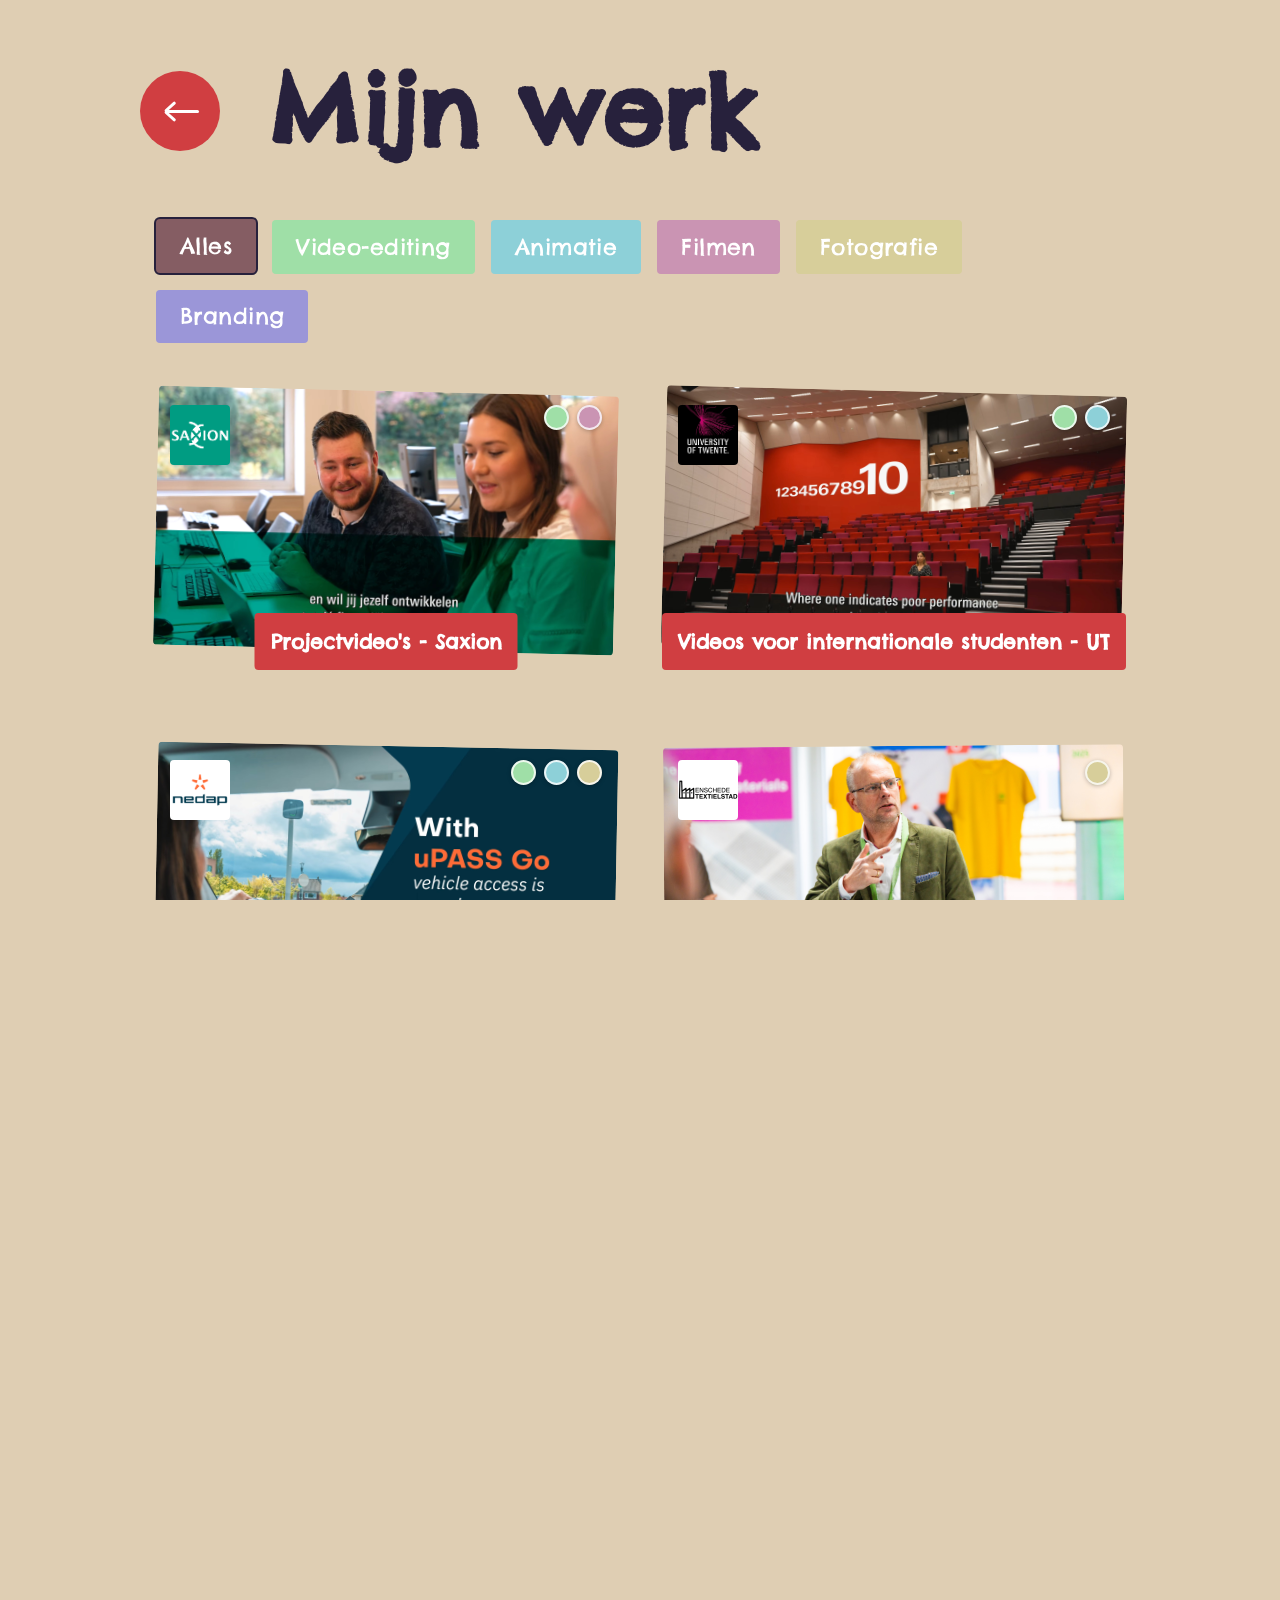
<file: werk.html>
<!DOCTYPE html>
<html lang="nl">
<head>
  <meta charset="UTF-8" />
  <meta name="viewport" content="width=device-width, initial-scale=1.0" />
  <title>Mijn werk | Siebe Aalvink</title>
  <link rel="preconnect" href="https://fonts.googleapis.com">
  <link rel="preconnect" href="https://fonts.gstatic.com" crossorigin>
  <link href="https://fonts.googleapis.com/css2?family=Chelsea+Market&display=swap" rel="stylesheet">
  <link rel="stylesheet" href="styles/styles.css" />
  <link rel="stylesheet" href="styles/werk.css" />
</head>
<body>
  <main class="page werk-page">
    <div class="werk-header">
      <a href="/" class="back-button">
        <div class="back-button-circle" aria-hidden="true">
          <span class="back-arrow-icon"></span>
        </div>
      </a>
      <div class="werk-header-content">
        <h1>Mijn werk</h1>
      </div>
    </div>

    <div class="filter-container">
      <button class="filter-btn active" data-filter="alles">Alles</button>
      <button class="filter-btn" data-filter="video-editing">Video-editing</button>
      <button class="filter-btn" data-filter="animatie">Animatie</button>
      <button class="filter-btn" data-filter="filmen">Filmen</button>
      <button class="filter-btn" data-filter="fotografie">Fotografie</button>
      <button class="filter-btn" data-filter="branding">Branding</button>
    </div>

    <div class="projects-container">
      <div class="projects-grid">
        <!-- Project 1 -->
        <div class="project-card" data-category="video-editing filmen" data-hover-src="content/flits/flitsproject.gif" data-logo-src="content/logos/saxion.png" data-url="projecten/projectvideos-saxion.html">
          <img src="content/thumbs/thumb-saxion.jpeg" alt="Projectvideo voor Saxion" class="project-image" />
          <div class="project-info">
            <h3 class="project-title">Projectvideo's - Saxion</h3>
          </div>
        </div>

        <!-- Project 2 -->
        <div class="project-card" data-category="video-editing animatie" data-hover-src="content/flits/flitssut.gif" data-logo-src="content/logos/UT.jpg" data-url="projecten/videos-internationale-studenten-ut.html">
          <img src="content/thumbs/thumb-ut.jpeg" alt="Animatieproject" class="project-image" />
          <div class="project-info">
            <h3 class="project-title">Videos voor internationale studenten - UT</h3>
          </div>
        </div>

        <!-- Project 3 -->
        <div class="project-card" data-category="video-editing animatie fotografie" data-hover-src="content/flits/flitsnedap.gif" data-logo-src="content/logos/nedap.png" data-url="projecten/promotievideo-fotografie-nedap.html">
          <img src="content/thumbs/thumb-nedap.jpeg" alt="Brandingcampagne" class="project-image" />
          <div class="project-info">
            <h3 class="project-title">Promotievideo/fotografie - Nedap</h3>
          </div>
        </div>

        <!-- Project 4 -->
        <div class="project-card" data-category="fotografie" data-hover-src="content/flits/flitsfoto.gif" data-logo-src="content/logos/textiel.png" data-url="projecten/fotografie-circulair-textiel-twente.html">
          <img src="content/thumbs/thumb-circulair.jpg" alt="Fotoserie" class="project-image" />
          <div class="project-info">
            <h3 class="project-title">Fotografie - Circulair Textiel Twente</h3>
          </div>
        </div>

        <!-- Project 5 -->
        <div class="project-card" data-category="video-editing animatie filmen" data-hover-src="content/flits/flitsdoc.gif" data-logo-src="content/logos/han.jpg" data-url="projecten/mini-documentaire-schoolopdracht.html">
          <img src="content/thumbs/thumb-documentaire.png" alt="Filmproject" class="project-image" />
          <div class="project-info">
            <h3 class="project-title">Mini Documentaire - Schoolopdracht</h3>
          </div>
        </div>

        <!-- Project 6 -->
        <div class="project-card" data-category="animatie" data-hover-src="content/thumbs/thumb-datavis.jpeg" data-logo-src="content/logos/han.jpg" data-url="projecten/datavisualisatie-schoolopdracht.html">
          <img src="content/thumbs/thumb-datavis.jpeg" alt="Video montage" class="project-image" />
          <div class="project-info">
            <h3 class="project-title">Datavisualisatie - Schoolopdracht</h3>
          </div>
        </div>

        <!-- Project 7 -->
        <div class="project-card" data-category="video-editing filmen" data-hover-src="content/flits/flitsgrolsch.gif" data-logo-src="content/logos/grolsch.png" data-url="projecten/werknemers-trainingvideo-grolsch.html">
          <img src="content/thumbs/thumb-grolsch.jpeg" alt="Video montage" class="project-image" />
          <div class="project-info">
            <h3 class="project-title">Werknemers Trainingvideo - Grolsch</h3>
          </div>
        </div>

        <!-- Project 8 -->
        <div class="project-card" data-category="video-editing filmen" data-hover-src="content/flits/flitssaxion.gif" data-logo-src="content/logos/saxion.png" data-url="projecten/promotievideos-saxion.html">
          <img src="content/thumbs/thumb-saxion-promo.jpeg" alt="Video montage" class="project-image" />
          <div class="project-info">
            <h3 class="project-title">Promotievideo's - Saxion</h3>
          </div>
        </div>

        

        <!-- Project 9 -->
        <div class="project-card" data-category="animatie branding" data-hover-src="content/thumbs/thumb-atzorg.png" data-logo-src="content/logos/at.png" data-url="projecten/social-media-website-at-zorg.html">
          <img src="content/thumbs/thumb-atzorg.png" alt="Video montage" class="project-image" />
          <div class="project-info">
            <h3 class="project-title">Social media/website - at.zorg</h3>
          </div>
        </div>

  <!-- Project 9 -->
        <div class="project-card" data-category="video-editing animatie branding" data-hover-src="content/flits/flitsmoekotte.gif" data-logo-src="content/logos/moekotte.webp" data-url="projecten/promotievideos-moekotte-media.html">
          <img src="content/thumbs/thumb-moekotte.jpeg" alt="Video montage" class="project-image" />
          <div class="project-info">
            <h3 class="project-title">Promotievideo's - Moekotte Media</h3>
          </div>
        </div>

          <!-- Project 9 -->
        <div class="project-card" data-category="video-editing animatie branding" data-hover-src="content/flits/flitsmoekotte.gif" data-logo-src="content/logos/opensocial.png" data-url="projecten/talkshow-open-social.html">
          <img src="content/thumbs/thumb-moekotte.jpeg" alt="Video montage" class="project-image" />
          <div class="project-info">
            <h3 class="project-title">Talkshow - Open Social</h3>
          </div>
        </div>

          <!-- Project 9 -->
        <div class="project-card" data-category="video-editing animatie branding" data-hover-src="content/flits/flitsmoekotte.gif" data-logo-src="content/logos/tp.png" data-url="projecten/promotievideo-tpsolar.html">
          <img src="content/thumbs/thumb-moekotte.jpeg" alt="Video montage" class="project-image" />
          <div class="project-info">
            <h3 class="project-title">Promotievideo - TPSolar</h3>
          </div>
        </div>
        

      </div>

      
      
    </div>
  </main>

  <script>
    const filterButtons = document.querySelectorAll('.filter-btn');
    const projectCards = document.querySelectorAll('.project-card');
    const projectImages = document.querySelectorAll('.project-image');
    const defaultHoverImageSrc = 'content/flits/flits.gif';
    const defaultLogoSrc = 'content/thumbs/logo-placeholder.svg';
    const categoryOrder = ['video-editing', 'animatie', 'filmen', 'fotografie', 'branding'];
    const categoryPriority = categoryOrder.reduce((map, category, index) => {
      map[category] = index;
      return map;
    }, {});
    const tagColorMap = {
      animatie: '#8dd0d8',
      'video-editing': '#9fdfa7',
      branding: '#9b96d8',
      fotografie: '#d7ce9a',
      filmen: '#ca94b3'
    };

    function parseCategories(categoryAttr = '') {
      return [...new Set(
        categoryAttr
          .split(/[\s,]+/)
          .map(value => value.trim())
          .filter(Boolean)
      )];
    }

    function sortCategories(categories = []) {
      return [...categories].sort((a, b) => {
        const aPriority = categoryPriority[a] ?? Number.MAX_SAFE_INTEGER;
        const bPriority = categoryPriority[b] ?? Number.MAX_SAFE_INTEGER;

        if (aPriority === bPriority) {
          return a.localeCompare(b);
        }

        return aPriority - bPriority;
      });
    }

    // Apply random rotation to project images only
    function applyRandomRotation() {
      projectImages.forEach(img => {
        const randomRotation = (Math.random() - 0.5) * 4; // Random rotation between -2 and 2 degrees
        img.style.setProperty('--rotation', `${randomRotation}deg`);
      });
    }

    // Apply rotation on page load
    applyRandomRotation();

    // Swap to a hover gif per project card and restore on mouse leave.
    function setupProjectHoverImages() {
      projectCards.forEach(card => {
        const image = card.querySelector('.project-image');
        if (!image) {
          return;
        }

        if (!image.dataset.originalSrc) {
          image.dataset.originalSrc = image.getAttribute('src') || '';
        }

        const hoverSrc = card.getAttribute('data-hover-src') || defaultHoverImageSrc;

        card.addEventListener('mouseenter', () => {
          image.src = hoverSrc;
        });

        card.addEventListener('mouseleave', () => {
          image.src = image.dataset.originalSrc;
        });
      });
    }

    setupProjectHoverImages();

    function setupProjectLogos() {
      projectCards.forEach(card => {
        const existingLogo = card.querySelector('.project-logo');
        if (existingLogo) {
          return;
        }

        const logo = document.createElement('img');
        logo.className = 'project-logo';
        logo.src = card.getAttribute('data-logo-src') || defaultLogoSrc;
        logo.alt = '';
        logo.setAttribute('aria-hidden', 'true');
        card.appendChild(logo);
      });
    }

    setupProjectLogos();

    function setupProjectTagDots() {
      projectCards.forEach(card => {
        const existingDots = card.querySelector('.project-tag-dots');
        if (existingDots) {
          existingDots.remove();
        }

        const categories = parseCategories(card.getAttribute('data-category'));
        const supportedCategories = sortCategories(
          categories.filter(category => tagColorMap[category])
        );

        if (supportedCategories.length === 0) {
          return;
        }

        const dotsContainer = document.createElement('div');
        dotsContainer.className = 'project-tag-dots';
        dotsContainer.setAttribute('aria-hidden', 'true');

        supportedCategories.forEach(category => {
          const dot = document.createElement('span');
          dot.className = 'project-tag-dot';
          dot.style.setProperty('--tag-color', tagColorMap[category]);
          dotsContainer.appendChild(dot);
        });

        card.appendChild(dotsContainer);
      });
    }

    setupProjectTagDots();

    function setupProjectNavigation() {
      projectCards.forEach(card => {
        const targetUrl = card.getAttribute('data-url');

        if (!targetUrl) {
          return;
        }

        card.setAttribute('role', 'link');
        card.setAttribute('tabindex', '0');

        card.addEventListener('click', () => {
          window.location.href = targetUrl;
        });

        card.addEventListener('keydown', event => {
          if (event.key === 'Enter' || event.key === ' ') {
            event.preventDefault();
            window.location.href = targetUrl;
          }
        });
      });
    }

    setupProjectNavigation();

    filterButtons.forEach(button => {
      button.addEventListener('click', () => {
        // Remove active class from all buttons
        filterButtons.forEach(btn => btn.classList.remove('active'));
        
        // Add active class to clicked button
        button.classList.add('active');
        
        // Get the filter value
        const filterValue = button.getAttribute('data-filter');
        
        // Filter projects
        projectCards.forEach(card => {
          if (filterValue === 'alles') {
            card.classList.remove('hidden');
          } else {
            const categories = parseCategories(card.getAttribute('data-category'));

            if (categories.includes(filterValue)) {
              card.classList.remove('hidden');
            } else {
              card.classList.add('hidden');
            }
          }
        });
      });
    });
  </script>
</body>
</html>
</file>
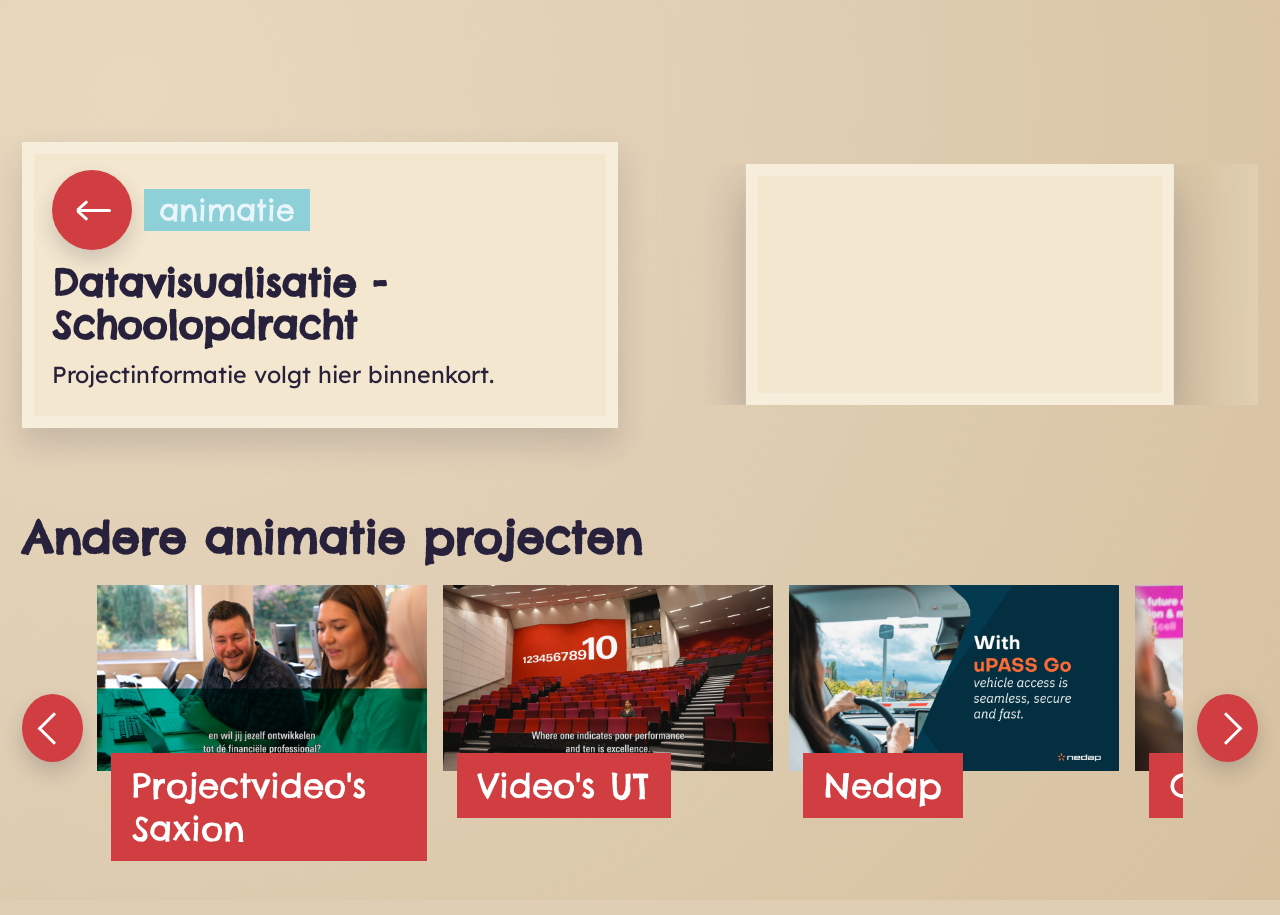
<file: projecten/datavisualisatie-schoolopdracht.html>
<!DOCTYPE html>
<html lang="nl">
<head>
  <meta charset="UTF-8" />
  <meta name="viewport" content="width=device-width, initial-scale=1.0" />
  <title>Project | Siebe Aalvink</title>
  <link rel="preconnect" href="https://fonts.googleapis.com" />
  <link rel="preconnect" href="https://fonts.gstatic.com" crossorigin />
  <link href="https://fonts.googleapis.com/css2?family=Chelsea+Market&family=Lexend+Deca:wght@300;400;500&display=swap" rel="stylesheet" />
  <link rel="stylesheet" href="../styles/styles.css" />
  <link rel="stylesheet" href="../styles/projecten.css" />
</head>
<body class="project-detail-page">
  <script src="project-detail.js" defer></script>
</body>
</html>
</file>
<file: styles/styles.css>
:root {
  color-scheme: light;
  color: #27213c;
  background: #dfceb3;
}

* {
  box-sizing: border-box;
}

html, body {
  margin: 0;
  min-height: 100%;
  height: 100%;
  font-family: 'Lexend Deca', 'Lexend Deca Light', sans-serif;
  background: #dfceb3;
  overflow-x: hidden;
}

.image-frame,
.card-link {
  transition: transform 0.25s ease, box-shadow 0.25s ease;
}

body {
  display: flex;
  align-items: flex-start;
  justify-content: center;
  padding: 40px 20px;
  min-height: 100vh;
}

.page {
  position: relative;
  width: min(1000px, 100%);
  text-align: left;
  padding-top: 18rem;
}

.hero {
  position: absolute;
  top: 100px;
  left: 0;
  width: 100%;
  z-index: 2;
  margin: 0;
  padding-right: 8vw;
  text-align: left;
}

.hero h1 {
  margin: 0;
  font-family: 'Chelsea Market', cursive;
  font-size: 12rem;
  letter-spacing: -0.04em;
  color: #27213c;
  line-height: 0.85;
}

.hero p {
  margin: 0.5rem 0 3.5rem auto;
  max-width: 100%;
  font-size: 1.1rem;
  letter-spacing: 0.03em;
  color: #27213c;
}

.cards {
  display: grid;
  grid-template-columns: repeat(2, 600px);
  gap: 10rem;
  align-items: center;
  justify-content: center;
  justify-items: center;
}

.card {
  width: 600px;
  max-width: 600px;
  position: relative;
  padding-bottom: 2.5rem;
}

.image-frame {
  overflow: hidden;
  border-radius: 5px;
  transform: rotate(-5deg);
  position: relative;
}

.card-right .image-frame {
  transform: rotate(4deg);
  
}

.image-frame img {
  display: block;
  width: 100%;
  height: auto;
}

.image-frame .image-static,
.image-frame .image-hover {
  width: 100%;
  height: 100%;
  object-fit: cover;
  transition: opacity 0.2s ease;
}

.image-frame .image-hover {
  position: absolute;
  inset: 0;
  opacity: 0;
  z-index: 2;
  pointer-events: none;
}

.card-left:hover .image-frame .image-static {
  opacity: 0;
}

.card-left:hover .image-frame .image-hover {
  opacity: 1;
}

.card-link {
  position: absolute;
  left: 60%;
  bottom: 2rem;
  transform: translateX(-50%);

  display: inline-block;
  padding: 1.2rem 2rem;
  background: #c53d3a;
  color: #fff;
  text-decoration: none;
  font-family: 'Chelsea Market', cursive;
  font-size: 2.5rem;
  border-radius: 4px;
  letter-spacing: 0.02em;
  
  white-space: nowrap;
}

.standalone-linkedin {
  position: relative;
  display: inline-block;
  margin-top: 3.4rem;
  margin-left: clamp(90px, 15vw, 210px);
  transform: rotate(-1deg);
  padding: 1.2rem 2rem;
  background: #27213c;
  color: #fff;
  text-decoration: none;
  font-family: 'Chelsea Market', cursive;
  font-size: 2.5rem;
  border-radius: 4px;
  letter-spacing: 0.02em;
  white-space: nowrap;
  transition: transform 0.25s ease, filter 0.25s ease;
}

.standalone-linkedin:hover {
  filter: brightness(1.05);
  transform: scale(1.05) rotate(-1deg);
}

@media (min-width: 1601px) {
  .standalone-linkedin {
    margin-top: 1.8rem;
  }
}

.card-image-link {
  display: block;
  text-decoration: none;
}

.card-left .card-link {
    left: 50%;
    transform: rotate(2deg);
  }

  .card-right .card-link {
    left: 15%;
    transform: rotate(-2deg);
  }

  .card-image-link {
    display: block;
  }

  .card:hover .card-link {
    filter: brightness(1.05);
    transform: translateX(0%) scale(1.05);
  }

  .card-left:hover .card-link {
    transform: translateX(0%) scale(1.05) rotate(2deg);
  }

  .card-right:hover .card-link {
    transform: translateX(0%) scale(1.05) rotate(-2deg);
  }

  .card:hover .image-frame {
    transform: scale(1.03) rotate(-5deg);
  }

  .card-right:hover .image-frame {
    transform: scale(1.03) rotate(4deg);

  .hero h1 {
    font-size: 10rem;
  }

  .hero p {
    font-size: 1.2rem;
  }

  .cards {
    gap: 6rem;
  }

  .card {
    width: min(48vw, 520px);
  }

  

  .card-link {
    font-size: 2rem;
    padding: 1.2rem 2rem;
    bottom: 1.5rem;
  }

  


}

@media (max-width: 1600px) {
  .hero {
    margin-top: 20px;
    margin-left: 100px;
    padding-right: 0;
  }
  
  .hero h1 {
    font-size: 10rem;
  }

  .hero p {
    font-size: 1.2rem;
  }

  .cards {
    gap: 0rem;
  }

  .card {
    width: min(45vw, 420px);
  }

  .card-link {
    font-size: 2.5rem;
    padding: 1.2rem 2rem;
    bottom: 1.5rem;
  }

  .card-left .image-frame {
  width: 500px;
  margin-top: 150px;
}

  .card-right .image-frame {
  width: 400px;
  margin: 0 auto;
}

}

@media (max-height: 1300px) and (min-width: 1201px) {
  .hero {
    margin-top: 20px;
    margin-left: 100px;
    padding-right: 0;
  }

  .hero h1 {
    font-size: 10rem;
  }

  .hero p {
    font-size: 1.2rem;
  }

  .cards {
    gap: 0rem;
  }

  .card {
    width: min(45vw, 420px);
  }

  .card-link {
    font-size: 2.5rem;
    padding: 1.2rem 2rem;
    bottom: 1.5rem;
  }

  .card-left .image-frame {
    width: 500px;
    margin-top: 150px;
  }

  .card-right .image-frame {
    width: 400px;
    margin: 0 auto;
  }
}

@media (max-width: 1200px) {
  .cards {
    display: grid;
    grid-template-columns: 1fr;
    gap: 2.5rem;
    margin-top: 420px;
  }
  
.page {
  position: relative;
  width: min(1000px, 100%);
  text-align: left;
  padding-top: 0rem;
}


  .image-frame {
    transform: rotate(0deg);
  }

  .card-right .image-frame {
    transform: rotate(0deg);
  }
  
  .card-left .image-frame {
  width: 500px;
  margin-top: 0px;
  margin-right: 120px;
}

  .card {
    padding-bottom: 3.5rem;
  }

  .card-left {
    order: 2;
  }

  .card-right {
    order: 1;
  }

  .card-left {
    margin-right: 70px;
  }

  .card-right .card-link {
    left: 0%;
  }

.hero {
  left: 0;
  width: 100%;
  z-index: 2;
  margin: 0;
  padding-right: 8vw;
  text-align: left;
}

  .hero {
    text-align: center;
    margin-top: -60px;
    padding-right: 0;
  }

  
  .hero h1 {
    font-size: 8rem;
  }

  .hero h1 span {
    display: block;
    line-height: 1;
  }

  .standalone-linkedin {
    display: block;
    width: fit-content;
    margin: 2rem auto 0;
    font-size: 2.5rem;
    padding: 1.2rem 2rem;
  }

}

@media (max-width: 580px) {
  .cards {
    margin-top: 0rem;
  }

  .card-left {
    margin-right: 36px;
  }
  
    .hero {
    position: static;
    padding-right: 0;
    margin-top: -70px;
    text-align: center;
    
  }

  .hero h1 {
    font-size: 4.5rem;
    text-align: center;
  }

  .hero h1 span {
    display: block;
    line-height: 1;
  }

  .hero p {
    text-align: center;
  }

  .card {
    width: min(72vw, 320px);
    max-width: 320px;
  }

  .card-left .image-frame {
    width: 320px;
    margin-right: 0;
  }

  .card-right .image-frame {
    width: 280px;
    margin: 0 auto;
  }

  .card-link {
    font-size: 1rem;
    padding: 0.7rem 1.3rem;
  }

  .standalone-linkedin {
    position: static;
    display: block;
    width: fit-content;
    margin: 1.2rem auto 0;
    font-size: 1rem;
    padding: 0.7rem 1.3rem;
    transform: rotate(-1deg);
  }

  .standalone-linkedin:hover {
    transform: scale(1.05) rotate(-1deg);
  }

  .page {
    padding-top: 67px;

  }
}
</file>
<file: styles/werk.css>
body {
  display: flex;
  justify-content: center;
  align-items: flex-start;
  padding: 40px 20px;
}

.werk-page {
  padding-top: 0;
  min-height: 100vh;
}

.page {
  width: min(1700px, 100%);
}

.werk-header {
  background: #dfceb3;
  padding: 1rem rem;
  display: flex;
  align-items: center;
  gap: 3rem;
  margin-bottom: 0rem;
  margin-top: 100px;
}

.werk-header-content {
  flex: 1;
}

.back-button {
  display: flex;
  align-items: center;
  gap: 1rem;
  text-decoration: none;
  color: #27213c;
  font-family: 'Chelsea Market', cursive;
  font-size: 1.1rem;
  transition: all 0.3s ease;
  flex-shrink: 0;
}

.back-button-circle {
  width: 80px;
  height: 80px;
  background: #d03e41;
  border-radius: 50%;
  display: flex;
  align-items: center;
  justify-content: center;
  transition: all 0.3s ease;
}

.back-arrow-icon {
  position: relative;
  display: block;
  width: 34px;
  height: 3px;
  background: #fff;
  border-radius: 999px;
  transform: translateX(2px);
}

.back-arrow-icon::before,
.back-arrow-icon::after {
  content: "";
  position: absolute;
  left: 0;
  width: 14px;
  height: 3px;
  background: #fff;
  border-radius: 999px;
  transform-origin: left center;
}

.back-arrow-icon::before {
  top: 0;
  transform: rotate(-42deg);
}

.back-arrow-icon::after {
  top: 0;
  transform: rotate(42deg);
}

.back-button:hover .back-button-circle {
  transform: scale(1.1);
  background: #c53536;
}

.back-button:hover .back-arrow-icon {
  transform: translateX(-2px);
}

.werk-header h1 {
  font-family: 'Chelsea Market', cursive;
  font-size: 8rem;
  color: #27213c;
  margin: 0 0 0 0;
}

.werk-header p {
  font-size: 1.25rem;
  color: #27213c;
  margin: 0;
  letter-spacing: 0.02em;
}

.filter-container {
  display: flex;
  gap: 1rem;
  margin-bottom: 3rem;
  margin-top: 3rem;
  padding: 0 1rem;
  flex-wrap: wrap;
  justify-content: flex-start;
}

.filter-btn {
  padding: 0.8rem 1.5rem;
  border: none;
  background: #c4b5a0;
  color: #fff;
  font-size: 1.5rem;
  font-family: 'Chelsea Market', cursive;
  cursor: pointer;
  border-radius: 4px;
  transition: all 0.3s ease;
  letter-spacing: 0.02em;
}

.filter-btn:hover {
  filter: brightness(0.95);
  transform: scale(1.05);
}

.filter-btn.active {
  box-shadow: 0 0 0 2px #27213c;
  transform: translateY(-1px);
}

.filter-btn[data-filter="alles"] {
  background: #855d63;
}

.filter-btn[data-filter="animatie"] {
  background: #8dd0d8;
}

.filter-btn[data-filter="video-editing"] {
  background: #9fdfa7;
}

.filter-btn[data-filter="branding"] {
  background: #9b96d8;
}

.filter-btn[data-filter="fotografie"] {
  background: #d7ce9a;
}

.filter-btn[data-filter="filmen"] {
  background: #ca94b3;
}

.projects-container {
  padding: 0 1rem;
  margin-bottom: 3rem;
}

.projects-grid {
  display: grid;
  grid-template-columns: repeat(3, 1fr);
  gap: 6rem 3rem;
}

.project-card {
  position: relative;
  cursor: pointer;
  transition: all 0.3s ease;
}

.project-logo {
  position: absolute;
  top: 14px;
  left: 14px;
  width: 60px;
  height: 60px;
  border-radius: 4px;
  object-fit: cover;
  z-index: 3;
  pointer-events: none;
  transition: transform 0.3s ease;
  
}

.project-tag-dots {
  position: absolute;
  top: 14px;
  right: 14px;
  display: flex;
  align-items: center;
  gap: 8px;
  z-index: 2;
  pointer-events: none;
  transform-origin: top right;
  transition: transform 0.3s ease;
}

.project-tag-dot {
  width: 25px;
  height: 25px;
  border-radius: 50%;
  background: var(--tag-color, #fff);
  border: 2px solid rgba(255, 255, 255, 0.8);
  box-shadow: 0 1px 4px rgba(0, 0, 0, 0.25);
}

.project-card:hover .project-image {
  transform: scale(1.08) rotate(var(--rotation, 0deg));
}

.project-card:hover .project-info {
  transform: translateX(-50%) scale(1.08);
}

.project-card:hover .project-tag-dots,
.project-card:hover .project-logo {
  transform: scale(1.25);
}

.project-image {
  width: 100%;
  aspect-ratio: 16 / 9;
  object-fit: cover;
  display: block;
  border-radius: 4px;
  transition: transform 0.3s ease;
  transform: rotate(var(--rotation, 0deg));
}

.project-info {
  position: absolute;
  bottom: -20px;
  left: 50%;
  transform: translateX(-50%);
  width: fit-content;
  background: #d03e41;
  padding: 1rem 1rem;
  border-radius: 4px;
  transform-origin: top left;
  transition: transform 0.3s ease;
  transition: transform 0.3s ease;
}

.project-title {
  font-family: 'Chelsea Market', cursive;
  font-size: 1.25rem;
  color: #fff;
  margin: 0;
  white-space: nowrap;
}

.project-category {
  display: none;
}

.hidden {
  display: none !important;
}

@media (max-width: 1600px) {
.page {
  width: min(1000px, 100%);
}
  
  .projects-grid {
    grid-template-columns: repeat(2, 1fr);
  }

  .werk-header {
  margin-top: 10px;
}

.werk-header h1 {
  font-size: 6rem;
}

.filter-btn {
  font-size: 1.349rem;
}

}

@media (max-width: 1100px) {
.page {
  width: min(700px, 100%);
}

  .werk-header {
    gap: 1rem;
  }

  .werk-header h1 {
    font-size: 2.5rem;
  }

  .back-button-circle {
    width: 60px;
    height: 60px;
  }

  .back-arrow-icon {
    width: 26px;
  }

  .back-arrow-icon::before,
  .back-arrow-icon::after {
    width: 11px;
  }

  .filter-btn {
  font-size: 1rem;
}

  .projects-grid {
    grid-template-columns: 1fr;
  }

  .project-info {
    display: inline-block;
    width: fit-content;
    max-width: 100%;
    box-sizing: border-box;
    padding: 0.8rem 1rem;
  }

  .project-title {
    white-space: normal;
    line-height: 1.2;
    font-size: 1.05rem;

  }

  .filter-container {
    padding: 0 0.5rem;
  }
}
</file>
<file: styles/projecten.css>
@import url('https://fonts.googleapis.com/css2?family=Chelsea+Market&family=Lexend+Deca:wght@300;400;500&display=swap');

:root {
  --project-bg: #dfceb3;
  --project-surface: #f3e7cf;
  --project-ink: #27213c;
  --project-accent: #d03e41;
  --project-accent-dark: #c53536;
}

body.project-detail-page {
  margin: 0;
  min-height: 100vh;
  background: radial-gradient(circle at 10% 10%, #e8d8be 0%, var(--project-bg) 46%, #d6c19f 100%);
  color: var(--project-ink);
  font-family: 'Lexend Deca', 'Lexend Deca Light', sans-serif;
  display: block;
  padding: 56px 22px 66px;
}

.project-layout {
  width: min(1700px, 100%);
  margin: 0 auto;
  position: relative;
}

.back-button {
  display: inline-flex;
  align-items: center;
  justify-content: center;
  text-decoration: none;
  flex: 0 0 auto;
}

.back-button-circle {
  width: 80px;
  height: 80px;
  border-radius: 50%;
  background: var(--project-accent);
  display: flex;
  align-items: center;
  justify-content: center;
  box-shadow: 0 10px 20px rgba(39, 33, 60, 0.18);
  transition: transform 0.25s ease, background 0.25s ease;
}

.back-arrow-icon {
  position: relative;
  display: block;
  width: 34px;
  height: 3px;
  background: #fff;
  border-radius: 999px;
  transform: translateX(2px);
}

.back-arrow-icon::before,
.back-arrow-icon::after {
  content: "";
  position: absolute;
  left: 0;
  width: 14px;
  height: 3px;
  background: #fff;
  border-radius: 999px;
  transform-origin: left center;
}

.back-arrow-icon::before {
  top: 0;
  transform: rotate(-42deg);
}

.back-arrow-icon::after {
  top: 0;
  transform: rotate(42deg);
}

.back-button:hover .back-button-circle {
  transform: scale(1.08);
  background: var(--project-accent-dark);
}

.project-hero {
  display: grid;
  grid-template-columns: minmax(460px, 1fr) minmax(460px, 1fr);
  gap: clamp(22px, 3.4vw, 54px);
  align-items: start;
  margin-top: 64px;
  position: relative;
  top: 22px;
}

.project-info-card {
  background: var(--project-surface);
  border: 12px solid rgba(255, 255, 255, 0.25);
  padding: 1rem 1.1rem 1.6rem;
  box-shadow: 0 16px 30px rgba(39, 33, 60, 0.16);
}

.project-card-head {
  display: flex;
  align-items: center;
  gap: 12px;
  margin-bottom: 0.75rem;
}

.project-tags {
  display: flex;
  flex-wrap: wrap;
  gap: 8px;
  margin-bottom: 0;
}

.project-tag {
  display: inline-flex;
  align-items: center;
  justify-content: center;
  min-width: 66px;
  padding: 0.35rem 0.95rem;
  background: #9ce8f0;
  color: #e9f5fb;
  font-size: 1.9rem;
  line-height: 1;
  font-family: 'Chelsea Market', cursive;
}

.project-tag[data-tag="animatie"] {
  background: #8dd0d8;
}

.project-tag[data-tag="video-editing"] {
  background: #9fdfa7;
}

.project-tag[data-tag="branding"] {
  background: #9b96d8;
}

.project-tag[data-tag="fotografie"] {
  background: #d7ce9a;
}

.project-tag[data-tag="filmen"] {
  background: #ca94b3;
}

.project-title {
  margin: 0;
  font-family: 'Chelsea Market', cursive;
  font-size: clamp(2rem, 3vw, 3.6rem);
  line-height: 1.1;
  color: var(--project-ink);
}

.project-text {
  margin: 0.85rem 0 0;
  font-size: 1.45rem;
  line-height: 1.3;
  max-width: 50ch;
}

.video-carousel-block {
  position: relative;
  align-self: center;
}

.carousel-arrow {
  width: 68px;
  height: 68px;
  border-radius: 50%;
  border: 0;
  background: var(--project-accent);
  color: #fff;
  display: inline-flex;
  align-items: center;
  justify-content: center;
  cursor: pointer;
  box-shadow: 0 10px 20px rgba(39, 33, 60, 0.2);
  transition: transform 0.22s ease, background 0.22s ease;
}

.carousel-arrow::before {
  content: "";
  display: block;
  width: 20px;
  height: 20px;
  border-top: 3px solid #fff;
  border-right: 3px solid #fff;
}

.carousel-arrow[data-direction="prev"]::before {
  transform: rotate(-135deg) translate(-1px, 1px);
}

.carousel-arrow[data-direction="next"]::before {
  transform: rotate(45deg) translate(-1px, 1px);
}

.carousel-arrow:hover {
  transform: scale(1.06);
  background: var(--project-accent-dark);
}

.video-carousel {
  position: relative;
}

.video-arrow {
  position: absolute;
  top: 50%;
  transform: translateY(-50%);
  z-index: 2;
}

.video-arrow[data-direction="prev"] {
  left: -34px;
}

.video-arrow[data-direction="next"] {
  right: -34px;
}

.video-carousel-viewport {
  position: relative;
  overflow: hidden;
  width: 100%;
}

.video-carousel-viewport::before,
.video-carousel-viewport::after {
  content: "";
  position: absolute;
  top: 0;
  bottom: 0;
  width: clamp(22px, 4vw, 64px);
  z-index: 1;
  pointer-events: none;
}

.video-carousel-viewport::before {
  left: 0;
  background: linear-gradient(to right, var(--project-bg) 0%, rgba(223, 206, 179, 0) 100%);
}

.video-carousel-viewport::after {
  right: 0;
  background: linear-gradient(to left, var(--project-bg) 0%, rgba(223, 206, 179, 0) 100%);
}

.video-carousel-viewport::-webkit-scrollbar {
  display: none;
}

.video-carousel-track {
  display: flex;
  gap: 18px;
  align-items: stretch;
  padding-inline: 74px;
  transition: transform 460ms cubic-bezier(0.2, 0.75, 0.25, 1);
  will-change: transform;
}

.video-slide {
  flex: 0 0 calc(100% - 220px);
  background: var(--project-surface);
  border: 12px solid rgba(255, 255, 255, 0.25);
  box-shadow: 0 16px 30px rgba(39, 33, 60, 0.2);
  aspect-ratio: 16 / 9;
  overflow: hidden;
  transform: scale(0.9);
  opacity: 0.74;
  transition: transform 300ms ease, opacity 300ms ease, box-shadow 300ms ease;
  cursor: pointer;
}

.video-slide.is-active {
  flex-basis: calc(100% - 20px);
  transform: scale(1);
  opacity: 1;
  box-shadow: 0 24px 44px rgba(39, 33, 60, 0.28);
  cursor: default;
}

.video-slide iframe,
.video-placeholder {
  width: 100%;
  height: 100%;
  border: 0;
  display: block;
}

.video-slide:not(.is-active) iframe {
  pointer-events: none;
}

.video-slide.is-clone iframe {
  pointer-events: none;
}

.video-slide iframe {
  transform: scale(1.04);
  transform-origin: center;
}

.video-placeholder {
  background: linear-gradient(140deg, #2f2b46, #4a4369);
  color: #fff;
  font-family: 'Chelsea Market', cursive;
  font-size: 2rem;
  line-height: 1.2;
  display: grid;
  place-items: center;
  padding: 1.2rem;
  text-align: center;
}

.other-projects {
  margin-top: 82px;
  position: relative;
  top: 22px;
}

.other-projects h2 {
  margin: 0 0 1.2rem;
  font-family: 'Chelsea Market', cursive;
  font-size: clamp(2.3rem, 3.4vw, 4rem);
  color: var(--project-ink);
}

.projects-carousel {
  position: relative;
  display: flex;
  align-items: center;
  gap: 14px;
}

.projects-viewport {
  overflow-x: auto;
  scrollbar-width: none;
  scroll-behavior: smooth;
  width: 100%;
}

.projects-viewport::-webkit-scrollbar {
  display: none;
}

.projects-track {
  display: flex;
  gap: 16px;
  padding-bottom: 10px;
}

.project-card-tile {
  flex: 0 0 min(330px, 74vw);
  text-decoration: none;
  color: inherit;
}

.project-card-image {
  width: 100%;
  aspect-ratio: 16 / 9;
  object-fit: cover;
  display: block;
}

.project-card-label {
  display: inline-block;
  margin-top: -18px;
  margin-left: 14px;
  padding: 0.7rem 1.3rem;
  background: var(--project-accent);
  color: #fff;
  font-family: 'Chelsea Market', cursive;
  font-size: 2.1rem;
  position: relative;
  z-index: 1;
}

@media (max-width: 1200px) {
  body.project-detail-page {
    padding-top: 26px;
  }

  .project-hero {
    grid-template-columns: 1fr;
    margin-top: 98px;
  }

  .video-carousel-block {
    width: min(1000px, 100%);
    margin: 0 auto;
  }

}

@media (max-width: 840px) {
  .back-button-circle {
    width: 60px;
    height: 60px;
  }

  .back-arrow-icon {
    width: 26px;
  }

  .back-arrow-icon::before,
  .back-arrow-icon::after {
    width: 11px;
  }

  .project-info-card {
    padding: 0.9rem 0.9rem 1.3rem;
  }

  .project-tag {
    font-size: 1.45rem;
    min-width: 56px;
  }

  .project-text {
    font-size: 1.05rem;
  }

  .video-arrow {
    position: absolute;
    top: 50%;
    transform: translateY(-50%);
    width: 52px;
    height: 52px;
  }

  .video-arrow[data-direction="prev"] {
    left: 8px;
  }

  .video-arrow[data-direction="next"] {
    right: 8px;
  }

  .video-carousel-track {
    padding-inline: 18px;
    gap: 10px;
  }

  .video-slide {
    flex: 0 0 calc(100% - 54px);
  }

  .video-slide.is-active {
    flex-basis: calc(100% - 18px);
  }

  .projects-carousel {
    gap: 8px;
  }

  .carousel-arrow {
    width: 56px;
    height: 56px;
  }

  .project-card-label {
    font-size: 1.6rem;
  }
}
</file>
